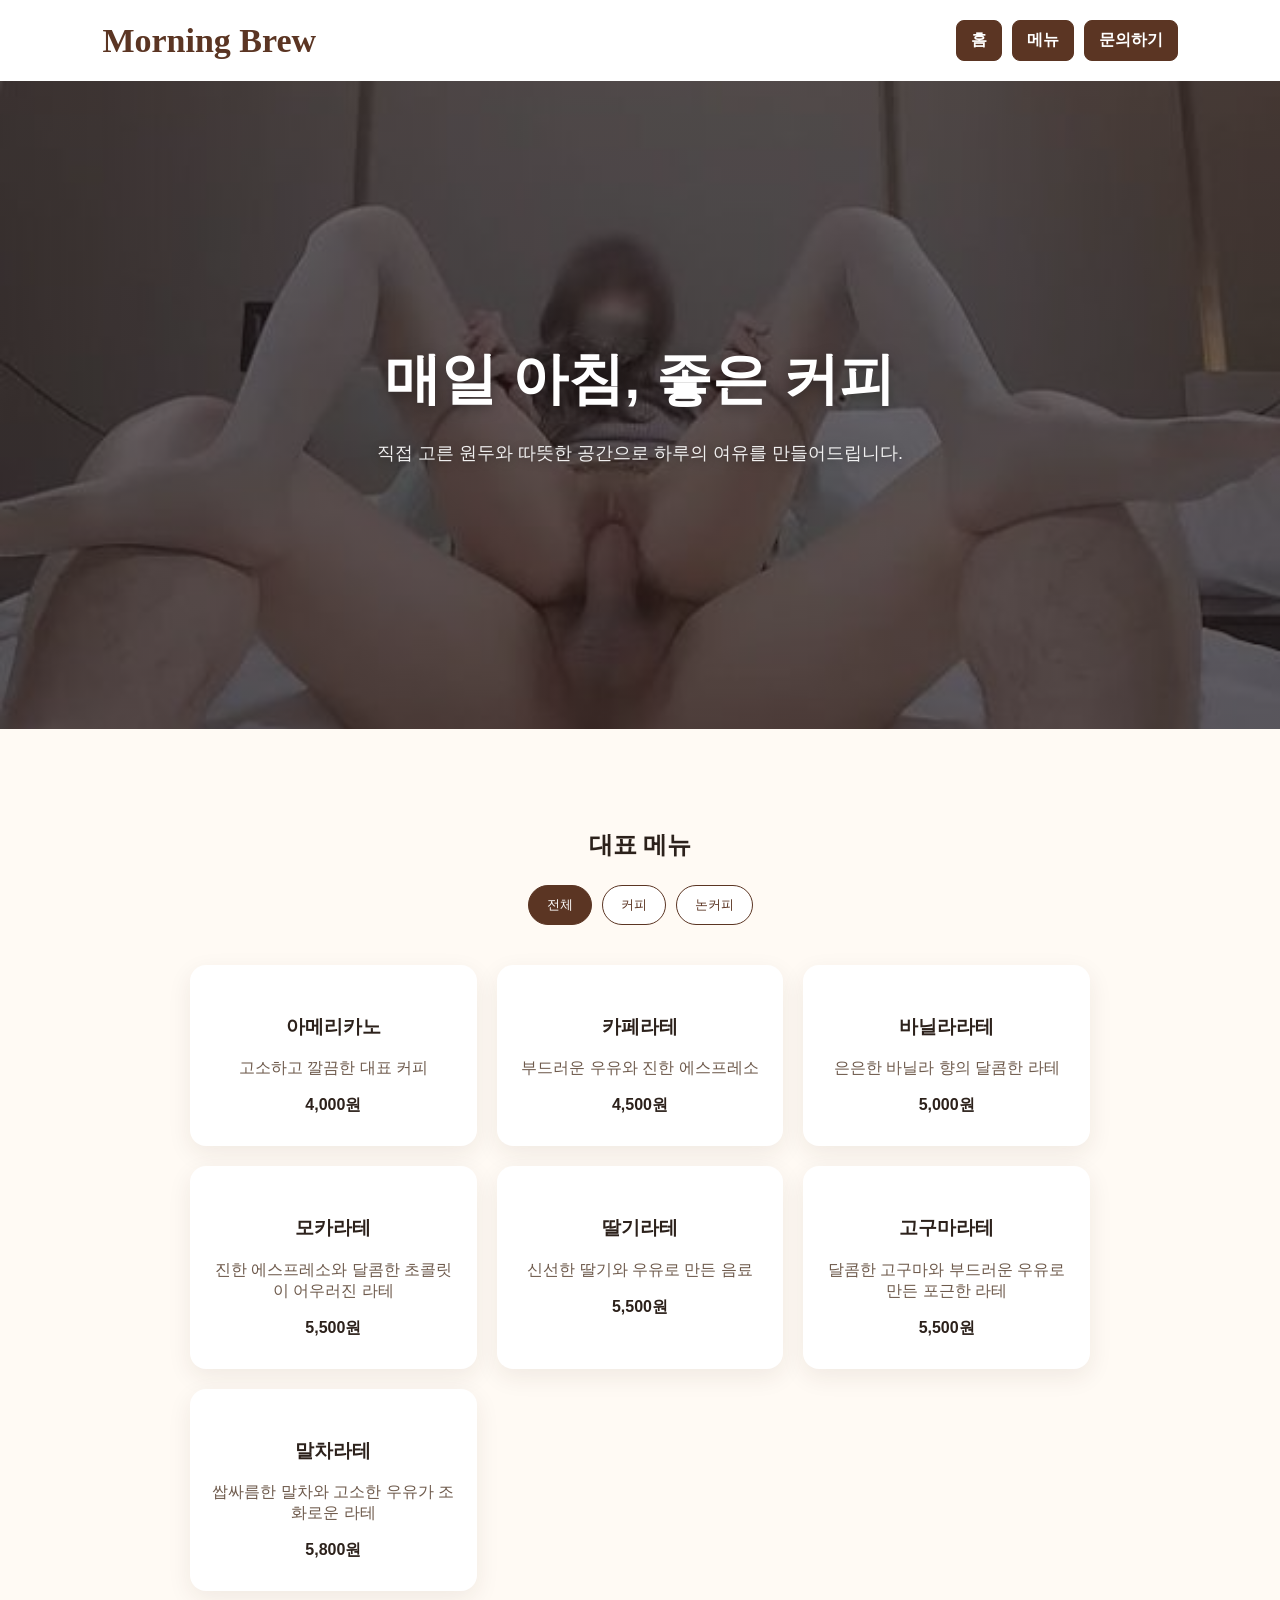
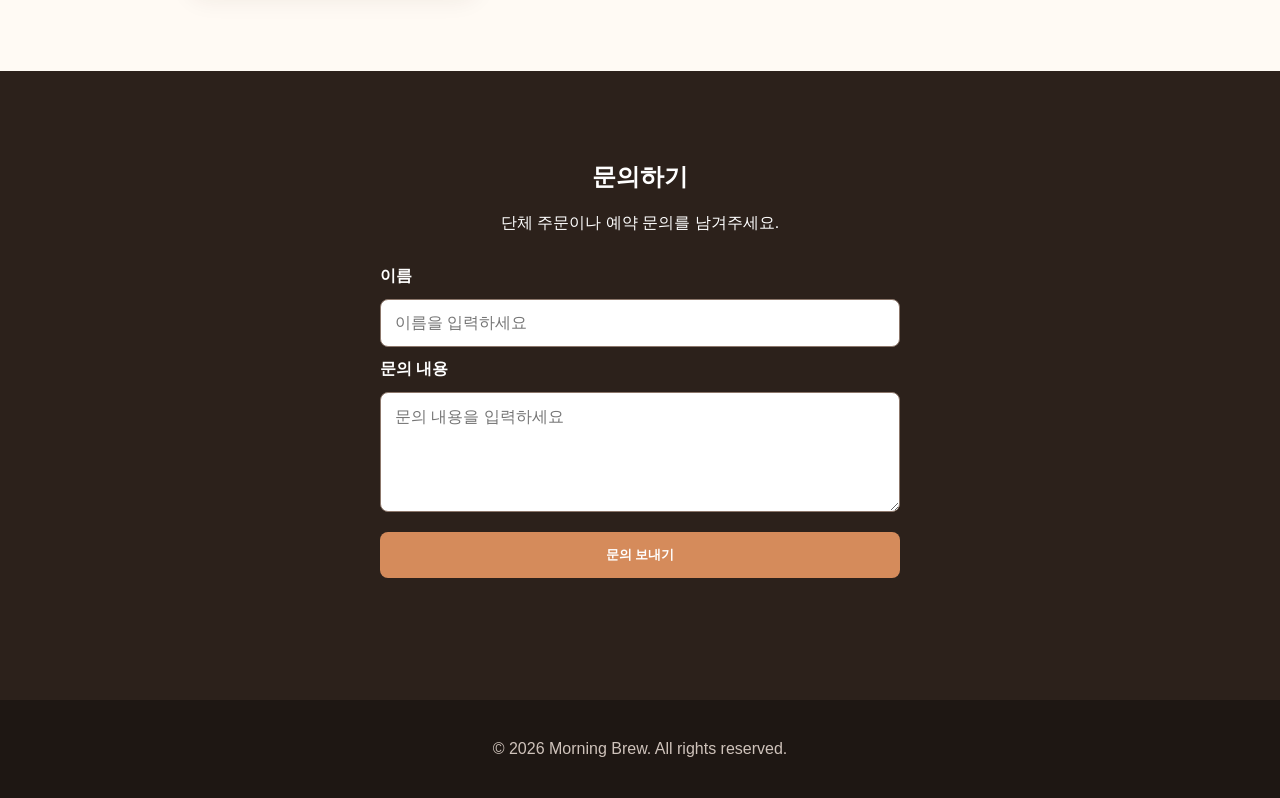
<file: index.html>
<!doctype html>
<html lang="ko">
  <head>
    <meta charset="UTF-8" />
    <meta name="viewport" content="width=device-width, initial-scale=1.0" />

    <!-- 브라우저 탭과 검색 결과에 표시되는 제목 -->
    <title>모닝브루 카페</title>
    <!-- 외부 CSS 파일 연결 -->
    <link rel="stylesheet" href="./style.css" />
  </head>

  <body id="top">
    <!-- 상단 메뉴 -->
    <header class="site-header">
      <a
        class="logo"
        href="#top"
        aria-label="Morning Brew 홈페이지 맨 위로 이동"
      >
        Morning Brew
      </a>

      <!-- 모바일에서 메뉴를 열고 닫는 버튼 -->
      <button class="menu-button" id="menuButton" type="button">☰</button>

      <!-- JavaScript가 찾을 수 있도록 id를 추가한다. -->
      <nav class="navigation" id="navigation">
        <a href="#home">홈</a>
        <a href="#menu">메뉴</a>
        <a href="#contact">문의하기</a>
      </nav>
    </header>

    <main>
      <!-- 대표 소개 영역 -->
      <section class="hero" id="home">
        <div class="hero-content">
          <h1>매일 아침, 좋은 커피</h1>

          <p>직접 고른 원두와 따뜻한 공간으로 하루의 여유를 만들어드립니다.</p>
        </div>
      </section>

      <!-- 메뉴 영역 -->
      <section class="menu-section" id="menu">
        <h2>대표 메뉴</h2>

        <!-- 메뉴 종류를 선택하는 필터 버튼 -->
        <div class="filter-buttons">
          <button class="filter-button active" data-category="all">전체</button>
          <button class="filter-button" data-category="coffee">커피</button>
          <button class="filter-button" data-category="nonCoffee">
            논커피
          </button>
        </div>

        <div class="menu-list" id="menuList"></div>
      </section>

      <!-- 고객 문의 영역 -->
      <section class="contact-section" id="contact">
        <h2>문의하기</h2>
        <p>단체 주문이나 예약 문의를 남겨주세요.</p>

        <!-- 사용자가 내용을 입력하는 양식 -->
        <form class="contact-form" id="contactForm">
          <!-- for와 id가 같으면 글자를 눌러도 입력창이 선택된다. -->
          <label for="nameInput">이름</label>
          <input id="nameInput" type="text" placeholder="이름을 입력하세요" />

          <label for="inquiryInput">문의 내용</label>
          <textarea
            id="inquiryInput"
            rows="5"
            placeholder="문의 내용을 입력하세요"
          ></textarea>

          <!-- form 내부의 submit 버튼은 양식을 제출한다. -->
          <button type="submit">문의 보내기</button>

          <!-- JavaScript가 결과 문구를 표시할 빈 공간 -->
          <p class="form-message" id="formMessage"></p>
        </form>
      </section>
    </main>

    <!-- 홈페이지의 가장 아래 -->
    <footer class="site-footer">
      <p>© 2026 Morning Brew. All rights reserved.</p>
    </footer>
    <!-- 외부 JavaScript 파일 연결 -->
    <script src="./script.js"></script>
  </body>
</html>
</file>
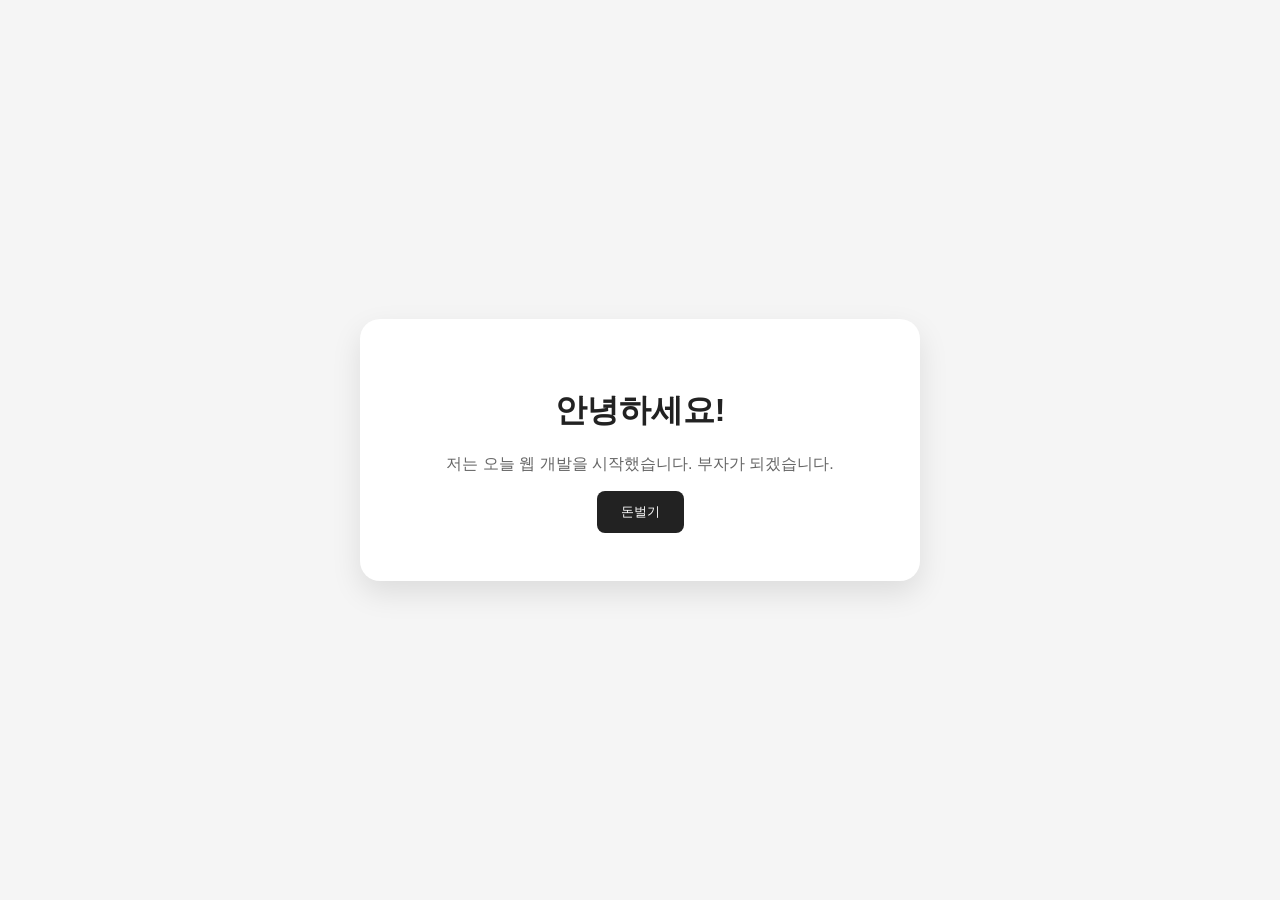
<file: lesson-03.html>
<!doctype html>
<html lang="ko">
  <head>
    <meta charset="UTF-8" />
    <title>나의 첫 프로젝트</title>
    <!-- 휴대폰에서도 화면 너비가 올바르게 표시되도록 설정한다. -->
    <meta name="viewport" content="width=device-width, initial-scale=1.0" />
    <style>
      body {
        /* 브라우저가 기본으로 넣는 바깥 여백을 제거한다. */
        margin: 0;

        /* 화면 높이를 최소한 화면 전체 크기로 만든다. */
        min-height: 100vh;

        /* 내부 요소를 자유롭게 배치할 수 있는 Flex 구조로 만든다. */
        display: flex;

        /* 가로 방향 가운데 정렬 */
        justify-content: center;

        /* 세로 방향 가운데 정렬 */
        align-items: center;

        background-color: #f5f5f5;
        font-family: Arial, sans-serif;
        text-align: center;

        /* 작은 화면에서 카드가 화면 끝에 붙지 않게 한다. */
        padding: 24px;
        box-sizing: border-box;
      }
      .card {
        /* 카드 배경 */
        background-color: white;

        /* 가능한 공간을 사용하되 560px보다 커지지 않는다. */
        width: 100%;
        max-width: 560px;

        /* 카드 안쪽 여백 */
        padding: 48px 32px;

        /* 모서리를 둥글게 만든다. */
        border-radius: 20px;

        /* 카드 뒤에 그림자를 만든다. */
        box-shadow: 0 12px 30px rgba(0, 0, 0, 0.1);

        /* padding이 전체 너비를 늘리지 않도록 계산한다. */
        box-sizing: border-box;
      }
      h1 {
        color: #222;
      }

      p {
        color: #666;
      }

      button {
        background-color: #222;
        color: white;
        border: none;
        padding: 12px 24px;
        border-radius: 8px;
        cursor: pointer;
      }

      button:hover {
        background-color: #555;
      }
    </style>
  </head>
  <body>
    <!-- 이 페이지의 핵심 내용을 하나의 카드로 묶는다. -->
    <main class="card">
      <h1>안녕하세요!</h1>

      <p id="statusMessage">
        저는 오늘 웹 개발을 시작했습니다. 부자가 되겠습니다.
      </p>

      <button id="moneyButton">돈벌기</button>
    </main>

    <script>
      // HTML에서 버튼과 문장을 찾는다.
      const moneyButton = document.querySelector("#moneyButton");
      const statusMessage = document.querySelector("#statusMessage");

      // 버튼을 클릭하면 문장과 버튼 글자를 변경한다.
      moneyButton.addEventListener("click", function () {
        statusMessage.textContent = "첫 번째 홈페이지 제작을 시작했습니다!";
        moneyButton.textContent = "시작 완료!";
      });
    </script>
  </body>
</html>
</file>
<file: style.css>
/* 모든 요소의 크기를 계산하기 쉽게 통일한다. */
* {
  box-sizing: border-box;
}

/* 메뉴를 누르면 해당 영역으로 부드럽게 이동한다. */
html {
  scroll-behavior: smooth;
}

body {
  margin: 0;
  background-color: #fffaf4;
  color: #2c211b;
  font-family: Arial, sans-serif;
}

/* 상단 메뉴 전체 */
.site-header {
  display: flex;
  justify-content: space-between;
  align-items: center;
  gap: 24px;
  padding: 20px 8%;
  background-color: white;
}

/* 카페 이름 */
.logo {
  color: #5b3523;
  font-family: "Brush Script MT", "Segoe Script", cursive;
  font-size: 34px;
  font-weight: 700;
  line-height: 1;
  text-decoration: none;
}
/* PC 화면에서는 모바일 메뉴 버튼을 숨긴다. */
.menu-button {
  display: none;
  padding: 8px 12px;
  border: 0;
  background-color: transparent;
  font-size: 28px;
  cursor: pointer;
}

/* 메뉴 링크를 가로로 배치한다. */
.navigation {
  display: flex;
  gap: 10px;
}

.navigation a {
  padding: 9px 14px;
  border: 1px solid #5b3523;
  border-radius: 8px;
  background-color: #5b3523;
  color: white;
  font-weight: bold;
  text-decoration: none;
  transition:
    background-color 0.2s ease,
    transform 0.2s ease;
}

.navigation a:hover {
  background-color: #7b4a30;
  color: white;
  transform: translateY(-1px);
}
/* 홈페이지에서 가장 먼저 보이는 소개 영역 */
.hero {
  min-height: 72vh;
  display: flex;
  justify-content: center;
  align-items: center;
  padding: 80px 24px;
  text-align: center;
  background:
    linear-gradient(rgba(36, 23, 15, 0.58), rgba(36, 23, 15, 0.65)),
    url("./images/images.jpg") center / cover no-repeat;
  color: white;
}

/* 글이 너무 넓게 퍼지지 않도록 제한한다. */
.hero-content {
  max-width: 760px;
}

.hero h1 {
  margin: 0 0 20px;
  font-size: 56px;
  text-shadow: 0 3px 14px rgba(0, 0, 0, 0.35);
}

.hero p {
  margin: 0;
  color: rgba(255, 255, 255, 0.92);
  font-size: 18px;
  line-height: 1.7;
  text-shadow: 0 2px 10px rgba(0, 0, 0, 0.35);
}

/* 메뉴 소개 영역 */
.menu-section {
  padding: 80px 8%;
  text-align: center;
}

.menu-list {
  max-width: 900px;
  margin: 40px auto 0;
  display: grid;
  grid-template-columns: repeat(3, 1fr);
  gap: 20px;
}

.menu-card {
  padding: 30px 20px;
  border-radius: 16px;
  background-color: white;
  box-shadow: 0 8px 24px rgba(60, 40, 30, 0.08);
}

.menu-card p {
  color: #6e5a4c;
}

/* 연락처 영역 */
.contact-section {
  padding: 70px 24px;
  background-color: #2c211b;
  color: white;
  text-align: center;
}

/* 문의 폼 전체 */
.contact-form {
  max-width: 520px;
  margin: 32px auto 0;
  display: flex;
  flex-direction: column;
  gap: 12px;
  text-align: left;
}

/* 입력창 이름 */
.contact-form label {
  font-weight: bold;
}

/* 이름 입력창과 문의 입력창 */
.contact-form input,
.contact-form textarea {
  width: 100%;
  padding: 14px;
  border: 1px solid #8c776b;
  border-radius: 8px;
  font: inherit;
}

/* 문의 내용 입력창의 크기를 사용자가 세로로만 조절하게 한다. */
.contact-form textarea {
  resize: vertical;
}

/* 문의 보내기 버튼 */
.contact-form button {
  margin-top: 8px;
  padding: 14px;
  border: 0;
  border-radius: 8px;
  background-color: #d58b5b;
  color: white;
  font-weight: bold;
  cursor: pointer;
}

/* 접수 또는 경고 문구가 표시될 공간 */
.form-message {
  min-height: 24px;
  margin-bottom: 0;
  color: #ffd6ba;
  text-align: center;
}

.site-footer {
  padding: 24px;
  background-color: #1e1713;
  color: #cfc3bb;
  text-align: center;
}
/* 필터 버튼들을 가로로 배치한다. */
.filter-buttons {
  display: flex;
  justify-content: center;
  gap: 10px;
  margin-top: 24px;
}

/* 필터 버튼의 기본 디자인 */
.filter-button {
  padding: 10px 18px;
  border: 1px solid #5b3523;
  border-radius: 20px;
  background-color: white;
  color: #5b3523;
  cursor: pointer;
}

/* 현재 선택된 버튼의 디자인 */
.filter-button.active {
  background-color: #5b3523;
  color: white;
}
/* 화면 너비가 700px 이하일 때만 적용한다. */
@media (max-width: 700px) {
  /* 로고와 상단 메뉴를 위아래로 배치한다. */
  .site-header {
    /* 로고와 메뉴 버튼은 가로로 배치한다. */
    flex-direction: row;

    /* 다음 줄로 내려갈 수 있게 허용한다. */
    flex-wrap: wrap;
  }

  /* 모바일에서는 ☰ 버튼을 보여준다. */
  .menu-button {
    display: block;
  }

  /* 모바일에서는 기본적으로 메뉴 링크를 숨긴다. */
  .navigation {
    display: none;
    width: 100%;
    flex-direction: column;
    align-items: center;
    padding-top: 16px;
  }

  .navigation a {
    width: min(100%, 280px);
    text-align: center;
  }

  /* navigation에 open 이름이 추가되면 메뉴를 보여준다. */
  .navigation.open {
    display: flex;
  }

  /* PC에서는 글과 사진이 좌우지만, 모바일에서는 위아래로 배치한다. */
  .hero {
    min-height: 35vh;
    padding: 36px 24px;
  }

  /* 모바일에서는 제목이 너무 크지 않게 줄인다. */
  .hero h1 {
    font-size: 36px;
  }

  /* 메뉴 카드 3개를 가로가 아니라 세로 한 줄로 배치한다. */
  .menu-list {
    grid-template-columns: 1fr;
  }
}
</file>
